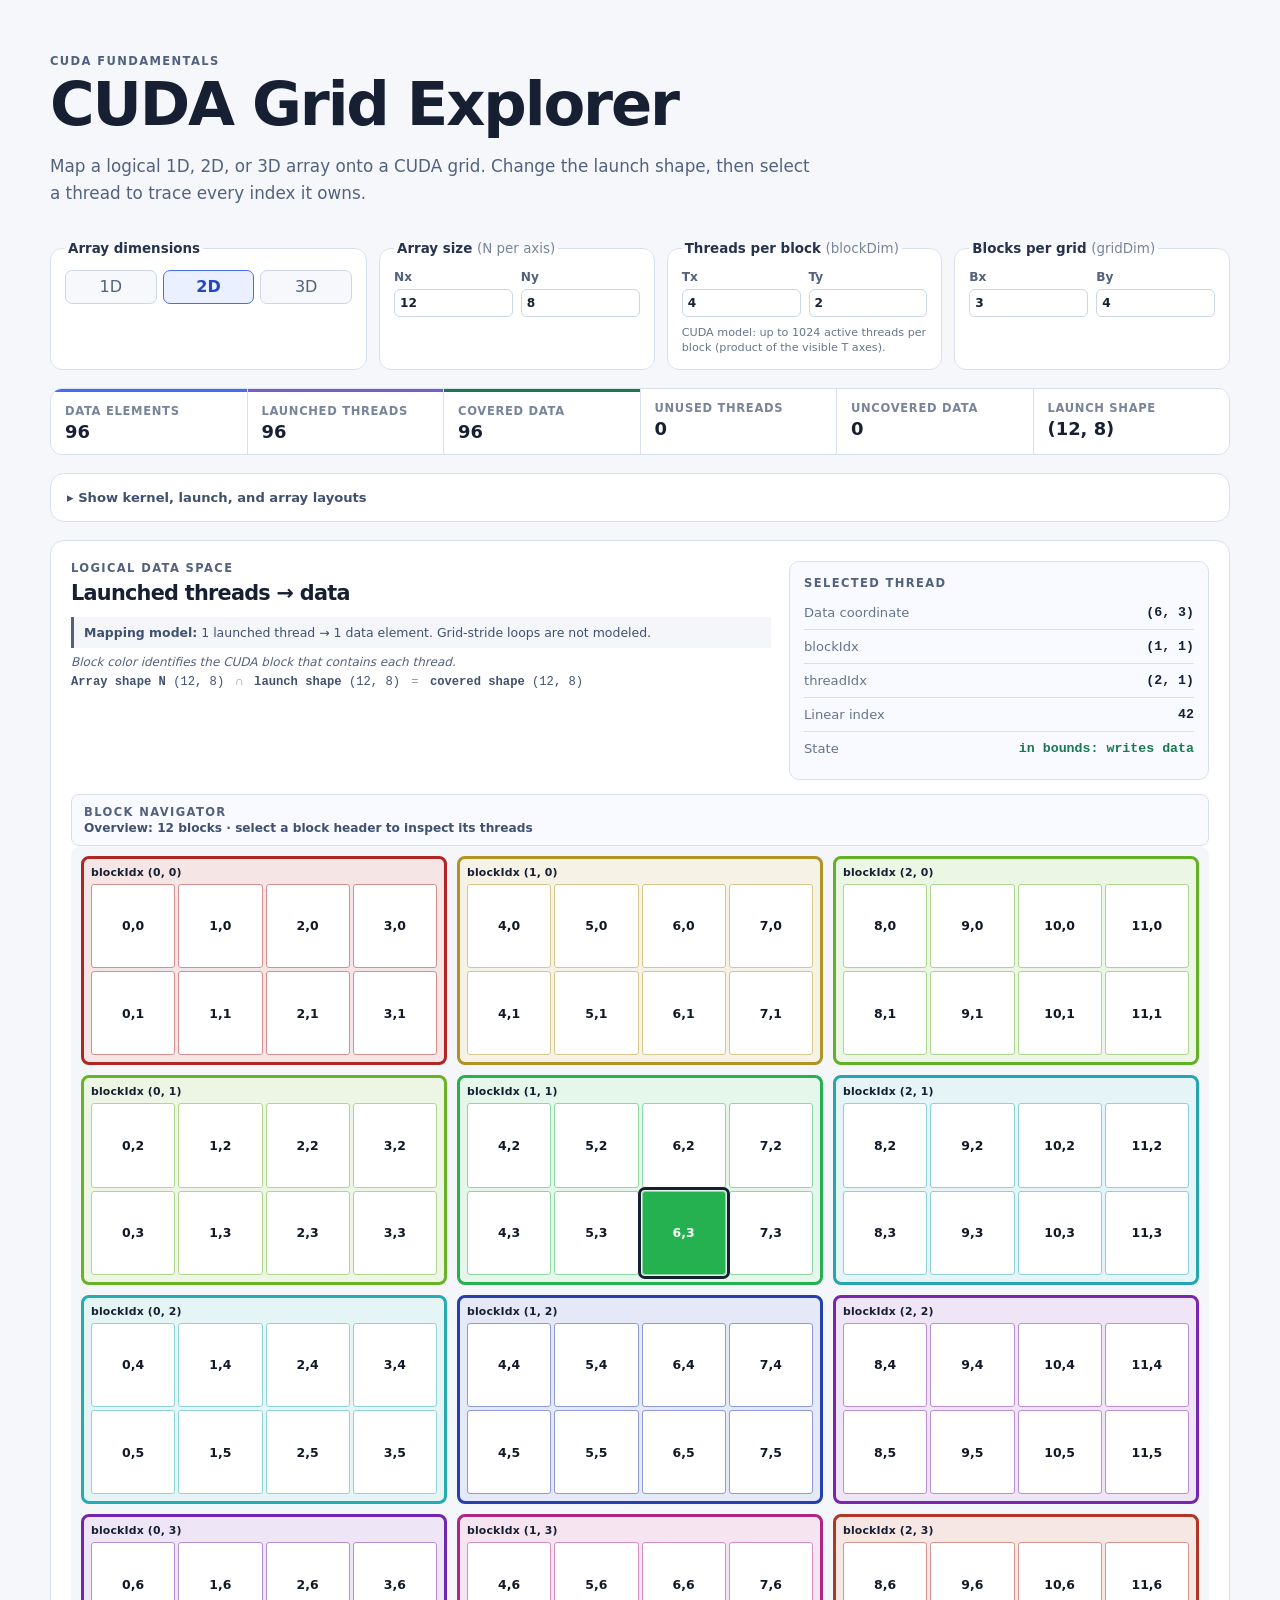
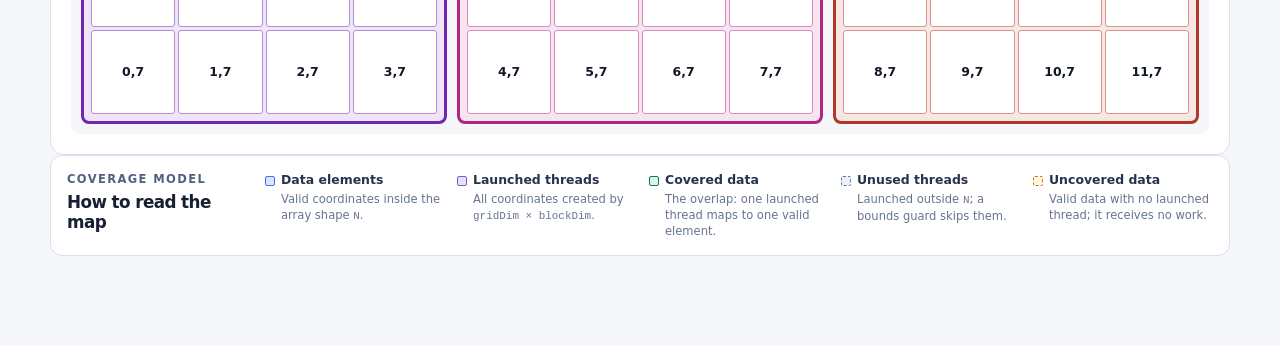
<file: learning-tools/cuda-grid-explorer/index.html>
<!doctype html>
<html lang="en">
  <head>
    <meta charset="utf-8">
    <meta name="viewport" content="width=device-width, initial-scale=1">
    <title>CUDA Grid Explorer</title>
    <link rel="stylesheet" href="styles.css">
  </head>
  <body>
    <main class="page-shell">
      <header>
        <p class="eyebrow">CUDA fundamentals</p>
        <h1>CUDA Grid Explorer</h1>
        <p class="lede">Map a logical 1D, 2D, or 3D array onto a CUDA grid. Change the launch shape, then select a thread to trace every index it owns.</p>
      </header>

      <section class="controls" aria-label="CUDA launch configuration">
        <fieldset>
          <legend>Array dimensions</legend>
          <div class="segmented" id="dimension-picker">
            <button type="button" data-dimensions="1" aria-pressed="false">1D</button>
            <button type="button" data-dimensions="2" aria-pressed="true">2D</button>
            <button type="button" data-dimensions="3" aria-pressed="false">3D</button>
          </div>
        </fieldset>
        <fieldset>
          <legend>Array size <span class="subtle">(N per axis)</span></legend>
          <div class="axis-inputs" id="array-inputs"></div>
        </fieldset>
        <fieldset>
          <legend>Threads per block <span class="subtle">(blockDim)</span></legend>
          <div class="axis-inputs" id="block-inputs"></div>
          <p class="input-note" id="block-limit-note"></p>
        </fieldset>
        <fieldset>
          <legend>Blocks per grid <span class="subtle">(gridDim)</span></legend>
          <div class="axis-inputs" id="grid-inputs"></div>
        </fieldset>
      </section>

      <section class="summary" aria-label="Coverage summary" id="summary"></section>
      <details class="code-panel">
        <summary>Show kernel, launch, and array layouts</summary>
        <pre id="code-example"></pre>
      </details>
      <section class="workspace">
        <section class="visual-panel" aria-labelledby="map-title">
          <div class="visual-top">
            <div class="visual-context">
              <div class="section-heading">
                <div>
                  <p class="eyebrow">Logical data space</p>
                  <h2 id="map-title">Launched threads → data</h2>
                </div>
                <div class="map-zoom" id="map-zoom" aria-label="Compact map zoom" hidden>
                  <button type="button" id="zoom-out" aria-label="Zoom out">−</button>
                  <output id="zoom-level" for="zoom-out zoom-in">100%</output>
                  <button type="button" id="zoom-in" aria-label="Zoom in">+</button>
                </div>
              </div>
              <div id="slice-stack" class="slice-stack" aria-label="3D array slice stack"></div>
              <p class="mapping-rule"><strong>Mapping model:</strong> 1 launched thread → 1 data element. Grid-stride loops are not modeled.</p>
              <p id="dimension-note" class="dimension-note"></p>
              <p id="coverage-statement" class="coverage-statement"></p>
            </div>
            <section class="selected-thread-panel" aria-live="polite">
              <p class="eyebrow">Selected thread</p>
              <div id="selected-details"></div>
            </section>
          </div>
          <section id="unassigned" class="unassigned" aria-live="polite"></section>
          <p id="render-note" class="render-note" aria-live="polite" hidden></p>
          <section id="block-navigator" class="block-navigator" aria-label="Block navigator" hidden>
            <div>
              <p class="eyebrow">Block navigator</p>
              <p id="block-view-label" class="block-view-label"></p>
            </div>
            <button type="button" id="show-all-blocks">Show all blocks</button>
          </section>
          <div id="map" class="map" role="grid" aria-label="Array elements grouped by their CUDA blocks"></div>
        </section>
      </section>
      <section class="coverage-key" aria-labelledby="coverage-key-title">
        <div class="coverage-key-heading">
          <p class="eyebrow">Coverage model</p>
          <h2 id="coverage-key-title">How to read the map</h2>
        </div>
        <div class="coverage-key-items">
          <div><span class="key data"></span><strong>Data elements</strong><p>Valid coordinates inside the array shape <code>N</code>.</p></div>
          <div><span class="key launch"></span><strong>Launched threads</strong><p>All coordinates created by <code>gridDim × blockDim</code>.</p></div>
          <div><span class="key covered"></span><strong>Covered data</strong><p>The overlap: one launched thread maps to one valid element.</p></div>
          <div><span class="key outside"></span><strong>Unused threads</strong><p>Launched outside <code>N</code>; a bounds guard skips them.</p></div>
          <div><span class="key missing"></span><strong>Uncovered data</strong><p>Valid data with no launched thread; it receives no work.</p></div>
        </div>
      </section>
    </main>
    <script src="mapping.js"></script>
    <script src="app.js"></script>
  </body>
</html>
</file>
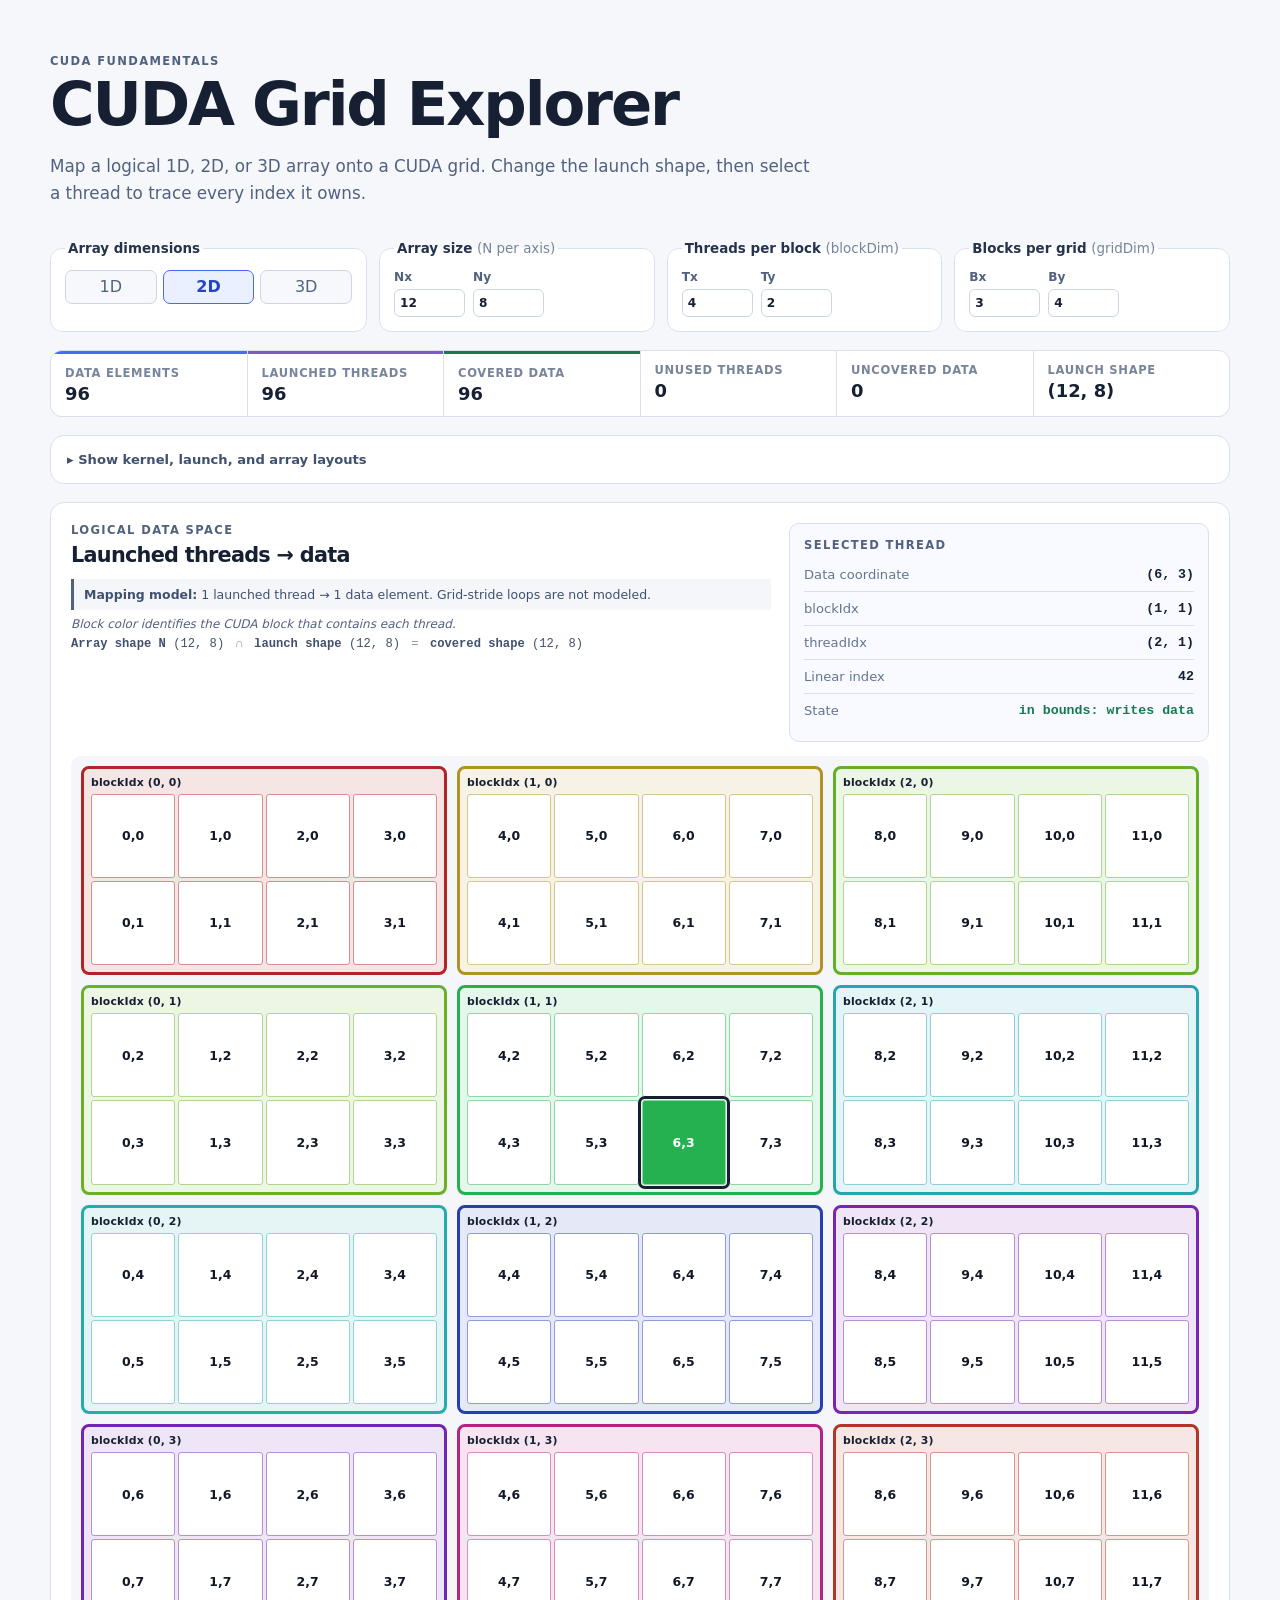
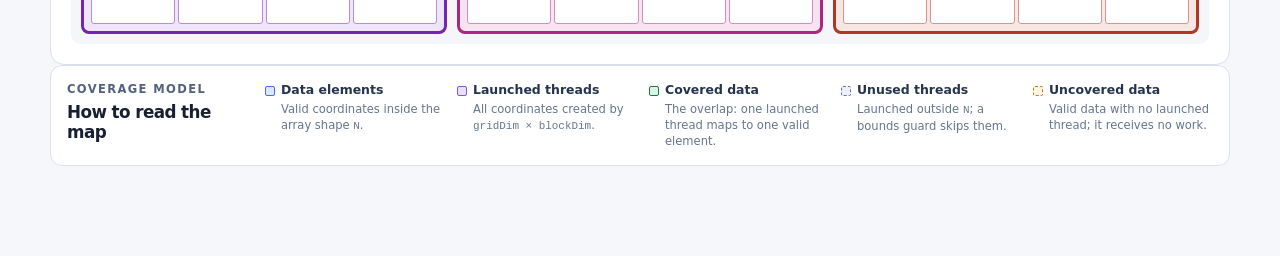
<file: curriculum/gpu-mode-lecture-002/cuda-index-explorer/index.html>
<!doctype html>
<html lang="en">
  <head>
    <meta charset="utf-8">
    <meta name="viewport" content="width=device-width, initial-scale=1">
    <title>CUDA Grid Explorer</title>
    <link rel="stylesheet" href="styles.css">
  </head>
  <body>
    <main class="page-shell">
      <header>
        <p class="eyebrow">CUDA fundamentals</p>
        <h1>CUDA Grid Explorer</h1>
        <p class="lede">Map a logical 1D, 2D, or 3D array onto a CUDA grid. Change the launch shape, then select a thread to trace every index it owns.</p>
      </header>

      <section class="controls" aria-label="CUDA launch configuration">
        <fieldset>
          <legend>Array dimensions</legend>
          <div class="segmented" id="dimension-picker">
            <button type="button" data-dimensions="1" aria-pressed="false">1D</button>
            <button type="button" data-dimensions="2" aria-pressed="true">2D</button>
            <button type="button" data-dimensions="3" aria-pressed="false">3D</button>
          </div>
        </fieldset>
        <fieldset>
          <legend>Array size <span class="subtle">(N per axis)</span></legend>
          <div class="axis-inputs" id="array-inputs"></div>
        </fieldset>
        <fieldset>
          <legend>Threads per block <span class="subtle">(blockDim)</span></legend>
          <div class="axis-inputs" id="block-inputs"></div>
        </fieldset>
        <fieldset>
          <legend>Blocks per grid <span class="subtle">(gridDim)</span></legend>
          <div class="axis-inputs" id="grid-inputs"></div>
        </fieldset>
      </section>

      <section class="summary" aria-label="Coverage summary" id="summary"></section>
      <details class="code-panel">
        <summary>Show kernel, launch, and array layouts</summary>
        <pre id="code-example"></pre>
      </details>
      <section class="workspace">
        <section class="visual-panel" aria-labelledby="map-title">
          <div class="visual-top">
            <div class="visual-context">
              <div class="section-heading">
                <div>
                  <p class="eyebrow">Logical data space</p>
                  <h2 id="map-title">Launched threads → data</h2>
                </div>
              </div>
              <div id="slice-stack" class="slice-stack" aria-label="3D array slice stack"></div>
              <p class="mapping-rule"><strong>Mapping model:</strong> 1 launched thread → 1 data element. Grid-stride loops are not modeled.</p>
              <p id="dimension-note" class="dimension-note"></p>
              <p id="coverage-statement" class="coverage-statement"></p>
            </div>
            <section class="selected-thread-panel" aria-live="polite">
              <p class="eyebrow">Selected thread</p>
              <div id="selected-details"></div>
            </section>
          </div>
          <section id="unassigned" class="unassigned" aria-live="polite"></section>
          <div id="map" class="map" role="grid" aria-label="Array elements grouped by their CUDA blocks"></div>
        </section>
      </section>
      <section class="coverage-key" aria-labelledby="coverage-key-title">
        <div class="coverage-key-heading">
          <p class="eyebrow">Coverage model</p>
          <h2 id="coverage-key-title">How to read the map</h2>
        </div>
        <div class="coverage-key-items">
          <div><span class="key data"></span><strong>Data elements</strong><p>Valid coordinates inside the array shape <code>N</code>.</p></div>
          <div><span class="key launch"></span><strong>Launched threads</strong><p>All coordinates created by <code>gridDim × blockDim</code>.</p></div>
          <div><span class="key covered"></span><strong>Covered data</strong><p>The overlap: one launched thread maps to one valid element.</p></div>
          <div><span class="key outside"></span><strong>Unused threads</strong><p>Launched outside <code>N</code>; a bounds guard skips them.</p></div>
          <div><span class="key missing"></span><strong>Uncovered data</strong><p>Valid data with no launched thread; it receives no work.</p></div>
        </div>
      </section>
    </main>
    <script src="mapping.js"></script>
    <script src="app.js"></script>
  </body>
</html>
</file>
<file: learning-tools/cuda-grid-explorer/styles.css>
:root { color-scheme: light dark; font-family: Inter, ui-sans-serif, system-ui, sans-serif; color: #172033; background: #f5f7fb; }
* { box-sizing: border-box; }
[hidden] { display: none !important; }
body { margin: 0; }
button, input { font: inherit; }
.page-shell { width: min(1180px, calc(100% - 32px)); margin: 0 auto; padding: 54px 0 72px; }
header { max-width: 760px; }
.eyebrow { margin: 0 0 6px; color: #52627e; font-size: .72rem; font-weight: 750; letter-spacing: .12em; text-transform: uppercase; }
h1, h2 { margin: 0; letter-spacing: -.035em; color: #172033; }
h1 { font-size: clamp(2.2rem, 5vw, 3.8rem); line-height: 1; }
h2 { font-size: 1.3rem; }
.lede { margin: 18px 0 34px; color: #52627e; font-size: 1.05rem; line-height: 1.6; }
.controls { display: grid; grid-template-columns: 1.15fr repeat(3, 1fr); gap: 12px; }
fieldset { min-width: 0; margin: 0; padding: 14px; border: 1px solid #d9e0ed; border-radius: 12px; background: #fff; }
legend { padding: 0 3px; color: #26334c; font-size: .84rem; font-weight: 700; }
.subtle { color: #77849a; font-weight: 500; }
.segmented { display: flex; gap: 6px; }
.segmented button { flex: 1; min-height: 34px; border: 1px solid #ccd6e7; border-radius: 7px; background: #f6f8fc; color: #52627e; cursor: pointer; }
.segmented button[aria-pressed="true"] { border-color: #476cf3; background: #eaf0ff; color: #2446c4; font-weight: 750; }
.axis-inputs { display: flex; gap: 8px; }
.axis-inputs label { min-width: 0; color: #52627e; font-size: .76rem; font-weight: 700; }
.axis-inputs input { display: block; width: 100%; min-width: 44px; margin-top: 5px; padding: 6px 5px; border: 1px solid #ccd6e7; border-radius: 6px; color: #172033; background: #fff; }
.input-note { margin: 8px 0 0; color: #66758d; font-size: .7rem; line-height: 1.35; }
.summary { display: grid; grid-template-columns: repeat(6, 1fr); gap: 1px; margin: 18px 0; overflow: hidden; border: 1px solid #d9e0ed; border-radius: 12px; background: #d9e0ed; }
.summary div { padding: 12px 14px; background: #fff; }
.summary span { display: block; color: #77849a; font-size: .72rem; font-weight: 700; text-transform: uppercase; letter-spacing: .06em; }
.summary strong { display: block; margin-top: 3px; font-size: 1.12rem; color: #172033; }
.summary .warning { background: #fff6e6; }.summary .warning span, .summary .warning strong { color: #a45300; }
.summary .data-total { border-top: 3px solid #476cf3; }.summary .launch-total { border-top: 3px solid #7c5cc4; }.summary .covered-total { border-top: 3px solid #18794e; }
.coverage-key { display: grid; grid-template-columns: 180px 1fr; gap: 18px; margin: 0 0 18px; padding: 16px; border: 1px solid #d9e0ed; border-radius: 12px; background: #fff; }.coverage-key h2 { font-size: 1.05rem; }.coverage-key-items { display: grid; grid-template-columns: repeat(5, minmax(0, 1fr)); gap: 12px; }.coverage-key-items > div { position: relative; padding-left: 16px; }.coverage-key-items .key { position: absolute; top: 4px; left: 0; margin: 0; }.coverage-key-items strong { display: block; color: #26334c; font-size: .78rem; }.coverage-key-items p { margin: 4px 0 0; color: #66758d; font-size: .72rem; line-height: 1.4; }.coverage-key-items code { font-size: .95em; }
.workspace { display: block; }
.visual-panel { border: 1px solid #d9e0ed; border-radius: 14px; background: #fff; padding: 20px; }
.visual-top { display: grid; grid-template-columns: minmax(0, 1.25fr) minmax(290px, .75fr); gap: 18px; align-items: stretch; margin-bottom: 14px; }.visual-context { min-width: 0; }
.section-heading { display: flex; align-items: start; justify-content: space-between; gap: 10px; margin-bottom: 16px; }
.map-zoom { display: inline-flex; align-items: center; gap: 4px; padding: 3px; border: 1px solid #ccd6e7; border-radius: 7px; background: #f6f8fc; }.map-zoom button { width: 28px; height: 28px; padding: 0; border: 1px solid #ccd6e7; border-radius: 5px; color: #2446c4; background: #fff; cursor: pointer; font-size: 1.1rem; font-weight: 800; line-height: 1; }.map-zoom button:disabled { color: #a8b2c3; cursor: not-allowed; }.map-zoom output { min-width: 39px; color: #40516f; font-family: ui-monospace, SFMono-Regular, Menlo, monospace; font-size: .72rem; font-weight: 750; text-align: center; }
.slice-stack { margin: -5px 0 14px; padding: 10px 12px; border-left: 3px solid #476cf3; background: #f5f8ff; }
.stack-label { margin: 0 0 8px; color: #40516f; font-size: .78rem; font-weight: 700; }
.stack-groups { display: flex; align-items: stretch; flex-wrap: wrap; gap: 8px; }.slice-group { padding: 6px; border: 1px solid #aabadd; border-radius: 6px; background: color-mix(in srgb, #dce7ff, #fff 58%); }.slice-group-label { margin: 0 0 5px; color: #385175; font-size: .68rem; font-weight: 850; }.stack-layers { display: flex; align-items: center; flex-wrap: wrap; gap: 5px; }
.slice-layer { display: grid; gap: 1px; padding: 4px 7px; border: 1px solid #b9c7e6; border-radius: 5px; color: #253958; background: #fff; cursor: pointer; font-size: .73rem; font-weight: 800; text-align: left; }.slice-layer small, .slice-layer em { color: #62718a; font-size: .6rem; font-style: normal; font-weight: 650; }
.slice-layer.current { border-color: #263e99; background: #3457d5; color: #fff; box-shadow: 0 0 0 2px #b9c9ff; }
.slice-layer.outside { border-style: dashed; color: #7c8798; background: #edf0f5; }
.slice-layer.current.outside { border-color: #a65c00; background: #b86600; color: #fff; box-shadow: 0 0 0 2px #ffd29f; }
.stack-ellipsis { color: #62718a; font-weight: 800; }
.mapping-rule { margin: -4px 0 12px; padding: 8px 10px; border-left: 3px solid #52627e; color: #40516f; background: #f4f6fa; font-size: .78rem; }
.dimension-note { margin: -5px 0 10px; color: #52627e; font-size: .75rem; font-style: italic; }
.coverage-statement { margin: -4px 0 12px; color: #40516f; font-family: ui-monospace, SFMono-Regular, Menlo, monospace; font-size: .76rem; }.coverage-statement span { color: #8a98af; padding: 0 4px; }
.map { --block-columns: 1; display: grid; grid-template-columns: repeat(var(--block-columns), minmax(110px, 1fr)); gap: 10px; padding: 10px; overflow: auto; border-radius: 10px; background: #f4f6fa; }
.render-note { margin: 12px 0 0; padding: 9px 11px; border-left: 3px solid #7c5cc4; color: #4c3b73; background: #f5f0ff; font-size: .76rem; line-height: 1.4; }
.block-navigator { display: flex; align-items: center; justify-content: space-between; gap: 12px; margin: 12px 0 0; padding: 10px 12px; border: 1px solid #d9e0ed; border-radius: 8px; background: #f8faff; }.block-navigator .eyebrow { margin-bottom: 2px; }.block-view-label { margin: 0; color: #40516f; font-size: .76rem; font-weight: 700; }.block-navigator button { padding: 7px 10px; border: 1px solid #476cf3; border-radius: 6px; color: #2446c4; background: #fff; cursor: pointer; font-size: .75rem; font-weight: 800; white-space: nowrap; }
.map.one-dimensional { grid-template-columns: repeat(var(--block-columns), minmax(150px, 1fr)); }
.map.one-dimensional .block-region { grid-template-rows: auto minmax(54px, 72px); }.map.one-dimensional .cell { aspect-ratio: auto; min-height: 54px; }
.empty-launch { grid-column: 1 / -1; margin: 0; padding: 18px; color: #a45300; font-weight: 750; text-align: center; }
.block-region { --thread-columns: 1; display: grid; grid-template-columns: repeat(var(--thread-columns), minmax(26px, 1fr)); gap: 3px; padding: 7px; border: 3px solid var(--block-color); border-radius: 8px; background: color-mix(in srgb, var(--block-color), #fff 88%); }
.block-label { grid-column: 1 / -1; margin: 0 0 2px; padding: 0; border: 0; color: #172033; background: transparent; cursor: pointer; font-size: .68rem; font-weight: 850; letter-spacing: .015em; text-align: left; }.block-label:hover:not(:disabled) { color: #2446c4; text-decoration: underline; }.block-label:disabled { cursor: default; }
.cell { aspect-ratio: 1; min-width: 27px; padding: 0; border: 1px solid color-mix(in srgb, var(--block-color), #fff 48%); border-radius: 3px; color: #111827; background: #fff; cursor: pointer; font-size: clamp(.56rem, 1.5vw, .78rem); font-weight: 750; }
.map.compact .block-region { gap: 2px; padding: 6px; }.map.compact .cell { min-width: 0; font-size: .62rem; }.map.compact .block-label { font-size: .62rem; }
.map.one-dimensional.compact .block-region { grid-template-rows: auto; }.map.one-dimensional.compact .cell { aspect-ratio: 1; min-height: 0; }
.map.compact:not(.focused) { grid-template-columns: repeat(var(--block-columns), minmax(0, 1fr)); overflow: hidden; }.map.compact:not(.focused) .block-region { grid-template-columns: repeat(var(--thread-columns), minmax(0, 1fr)); min-width: 0; }.map.compact:not(.focused) .cell { width: auto; min-width: 0; overflow: hidden; font-size: clamp(.42rem, .58vw, .62rem); text-overflow: clip; }
.map.zoomable { grid-template-columns: repeat(var(--block-columns), max-content); justify-content: start; }.map.zoomable .block-region { grid-template-columns: repeat(var(--thread-columns), var(--zoom-cell-size)); }.map.zoomable .cell { width: var(--zoom-cell-size); min-width: 0; font-size: clamp(.46rem, calc(var(--zoom-cell-size) * .42), .68rem); }
.map.focused { width: fit-content; max-width: 100%; min-height: 0; }
.cell:hover { filter: brightness(.95); transform: scale(1.04); }
.cell.outside { border-style: dashed; color: #98a2b3; background: repeating-linear-gradient(135deg, #f3f4f7, #f3f4f7 4px, #e8ebf0 4px, #e8ebf0 7px); }
.cell.selected { outline: 3px solid #172033; outline-offset: 1px; background: var(--block-color); color: white; font-weight: 800; z-index: 1; }
.unassigned { margin-top: 12px; padding: 12px; border: 1px dashed #c47b15; border-radius: 8px; background: #fff8eb; }
.unassigned-title { margin: 0; color: #804000; font-size: .84rem; font-weight: 850; }.unassigned-detail { margin: 3px 0 10px; color: #8c642d; font-size: .76rem; }
.unassigned-cells { display: grid; grid-template-columns: repeat(var(--unassigned-columns), minmax(38px, 1fr)); gap: 3px; }.unassigned-cells span { min-height: 28px; padding: 6px 3px; overflow: hidden; border: 1px dashed #c9984e; border-radius: 3px; color: #754706; background: repeating-linear-gradient(135deg, #fff9eb, #fff9eb 4px, #fff2d5 4px, #fff2d5 7px); font-family: ui-monospace, SFMono-Regular, Menlo, monospace; font-size: .68rem; font-weight: 750; text-align: center; white-space: nowrap; text-overflow: ellipsis; }.unassigned-cells .more-missing { grid-column: 1 / -1; color: #8c642d; background: transparent; border: 0; text-align: left; }
.map-key { margin: 13px 0 0; color: #52627e; font-size: .77rem; }
.key { display: inline-block; width: 10px; height: 10px; margin: 0 4px 0 10px; border-radius: 2px; border: 1px solid #5874be; background: #dce7ff; }.key.data { border-color: #476cf3; background: #dce7ff; }.key.launch { border-color: #7c5cc4; background: #e8dfff; }.key.covered { border-color: #18794e; background: #d9f5e5; }.key.outside { border-style: dashed; background: #eef0f4; }.key.missing { border-color: #c47b15; border-style: dashed; background: repeating-linear-gradient(135deg, #fff9eb, #fff9eb 4px, #fff2d5 4px, #fff2d5 7px); }
dl { margin: 0; } dl div { display: grid; grid-template-columns: 1fr auto; gap: 12px; padding: 9px 0; border-bottom: 1px solid #e8edf5; } dt { color: #66758d; font-size: .82rem; } dd { margin: 0; color: #172033; font-family: ui-monospace, SFMono-Regular, Menlo, monospace; font-size: .83rem; font-weight: 700; }.in-bounds { color: #18794e; }.out-of-bounds { color: #b54708; }
.selected-thread-panel { padding: 14px; border: 1px solid #d9e0ed; border-radius: 10px; background: #f8faff; }.selected-thread-panel dl { margin: 0; }.selected-thread-panel dl div { display: grid; grid-template-columns: 1fr auto; gap: 12px; padding: 9px 0; border-bottom: 1px solid #d9e0ed; }.selected-thread-panel dl div:last-child { border-bottom: 0; }.selected-thread-panel dt { color: #66758d; font-size: .82rem; }.selected-thread-panel dd { margin: 0; color: #172033; font-family: ui-monospace, SFMono-Regular, Menlo, monospace; font-size: .83rem; font-weight: 700; }.in-bounds { color: #18794e !important; }.out-of-bounds { color: #b54708 !important; }
.code-panel { margin: 18px 0; padding: 16px; border: 1px solid #d9e0ed; border-radius: 14px; background: #fff; }.code-panel summary { color: #40516f; cursor: pointer; font-size: .82rem; font-weight: 850; list-style: none; }.code-panel summary::-webkit-details-marker { display: none; }.code-panel summary::before { content: '▸ '; }.code-panel[open] summary::before { content: '▾ '; }.code-panel[open] summary { margin-bottom: 12px; }.code-panel pre { margin: 0; padding: 16px; overflow: visible; border-radius: 8px; background: #172033; color: #eaf0ff; font-size: .78rem; line-height: 1.6; white-space: pre-wrap; overflow-wrap: anywhere; }
@media (max-width: 900px) { .controls { grid-template-columns: repeat(2, 1fr); }.summary { grid-template-columns: repeat(3, 1fr); }.coverage-key { grid-template-columns: 1fr; }.coverage-key-items { grid-template-columns: repeat(3, 1fr); }.visual-top { grid-template-columns: 1fr; } }
@media (max-width: 560px) { .page-shell { width: min(100% - 20px, 1180px); padding-top: 28px; }.controls, .summary, .coverage-key-items { grid-template-columns: 1fr; }.visual-panel { padding: 14px; }.block-navigator { align-items: start; flex-direction: column; }.map, .map.one-dimensional { grid-template-columns: repeat(var(--block-columns), minmax(110px, 1fr)); }.map.zoomable { grid-template-columns: repeat(var(--block-columns), max-content); } }
@media (prefers-color-scheme: dark) { :root { color: #e4e8f1; background: #101522; } h1, h2, .summary strong, dd { color: #f2f5fb; }.lede, .eyebrow, .map-key, dt { color: #aeb9cf; } fieldset, .summary div, .visual-panel, .coverage-key, .code-panel, .selected-thread-panel, .block-navigator { border-color: #2d3a54; background: #192132; } legend { color: #dce5f7; }.segmented button, .axis-inputs input { border-color: #3a4964; color: #eaf0ff; background: #222d42; }.segmented button[aria-pressed="true"] { border-color: #6d8cff; background: #24366e; color: #dce6ff; }.summary { border-color: #2d3a54; background: #2d3a54; }.summary .warning { background: #442b10; }.summary .warning span, .summary .warning strong { color: #ffcf86; }.coverage-key-items strong { color: #e8efff; }.coverage-key-items p { color: #aeb9cf; }.map { background: #111827; }.map-zoom { border-color: #3a4964; background: #202a3c; }.map-zoom button, .block-navigator button { border-color: #526789; color: #c8d6f0; background: #26364f; }.map-zoom output, .block-view-label { color: #dce6ff; }.slice-stack { background: #18233a; }.stack-label { color: #bdc9df; }.slice-group { border-color: #526789; background: #202e48; }.slice-group-label { color: #c8d6f0; }.slice-layer { border-color: #526789; color: #eaf0ff; background: #26364f; }.slice-layer small, .slice-layer em { color: #aeb9cf; }.slice-layer.outside { color: #aeb9cf; background: #252d3b; }.mapping-rule { color: #bdc9df; background: #202a3c; }.dimension-note, .coverage-statement { color: #bdc9df; }.block-region { background: color-mix(in srgb, var(--block-color), #111827 74%); }.block-label { color: #f4f7ff; }.cell { color: #172033; background: #f8fbff; }.cell.outside { color: #77849a; background: repeating-linear-gradient(135deg, #252d3b, #252d3b 4px, #1d2430 4px, #1d2430 7px); }.selected-thread-panel dl div { border-color: #2d3a54; }.selected-thread-panel dd { color: #f2f5fb; }.unassigned { border-color: #d49333; background: #352815; }.unassigned-title { color: #ffd293; }.unassigned-detail { color: #e3bd84; }.unassigned-cells span { border-color: #a87938; color: #ffd293; background: repeating-linear-gradient(135deg, #3a2c17, #3a2c17 4px, #2e2314 4px, #2e2314 7px); }.code-panel summary { color: #bdc9df; }.code-panel pre { background: #0b1020; } }
</file>
<file: curriculum/gpu-mode-lecture-002/cuda-index-explorer/styles.css>
:root { color-scheme: light dark; font-family: Inter, ui-sans-serif, system-ui, sans-serif; color: #172033; background: #f5f7fb; }
* { box-sizing: border-box; }
[hidden] { display: none !important; }
body { margin: 0; }
button, input { font: inherit; }
.page-shell { width: min(1180px, calc(100% - 32px)); margin: 0 auto; padding: 54px 0 72px; }
header { max-width: 760px; }
.eyebrow { margin: 0 0 6px; color: #52627e; font-size: .72rem; font-weight: 750; letter-spacing: .12em; text-transform: uppercase; }
h1, h2 { margin: 0; letter-spacing: -.035em; color: #172033; }
h1 { font-size: clamp(2.2rem, 5vw, 3.8rem); line-height: 1; }
h2 { font-size: 1.3rem; }
.lede { margin: 18px 0 34px; color: #52627e; font-size: 1.05rem; line-height: 1.6; }
.controls { display: grid; grid-template-columns: 1.15fr repeat(3, 1fr); gap: 12px; }
fieldset { min-width: 0; margin: 0; padding: 14px; border: 1px solid #d9e0ed; border-radius: 12px; background: #fff; }
legend { padding: 0 3px; color: #26334c; font-size: .84rem; font-weight: 700; }
.subtle { color: #77849a; font-weight: 500; }
.segmented { display: flex; gap: 6px; }
.segmented button { flex: 1; min-height: 34px; border: 1px solid #ccd6e7; border-radius: 7px; background: #f6f8fc; color: #52627e; cursor: pointer; }
.segmented button[aria-pressed="true"] { border-color: #476cf3; background: #eaf0ff; color: #2446c4; font-weight: 750; }
.axis-inputs { display: flex; gap: 8px; }
.axis-inputs label { min-width: 0; color: #52627e; font-size: .76rem; font-weight: 700; }
.axis-inputs input { display: block; width: 100%; min-width: 44px; margin-top: 5px; padding: 6px 5px; border: 1px solid #ccd6e7; border-radius: 6px; color: #172033; background: #fff; }
.summary { display: grid; grid-template-columns: repeat(6, 1fr); gap: 1px; margin: 18px 0; overflow: hidden; border: 1px solid #d9e0ed; border-radius: 12px; background: #d9e0ed; }
.summary div { padding: 12px 14px; background: #fff; }
.summary span { display: block; color: #77849a; font-size: .72rem; font-weight: 700; text-transform: uppercase; letter-spacing: .06em; }
.summary strong { display: block; margin-top: 3px; font-size: 1.12rem; color: #172033; }
.summary .warning { background: #fff6e6; }.summary .warning span, .summary .warning strong { color: #a45300; }
.summary .data-total { border-top: 3px solid #476cf3; }.summary .launch-total { border-top: 3px solid #7c5cc4; }.summary .covered-total { border-top: 3px solid #18794e; }
.coverage-key { display: grid; grid-template-columns: 180px 1fr; gap: 18px; margin: 0 0 18px; padding: 16px; border: 1px solid #d9e0ed; border-radius: 12px; background: #fff; }.coverage-key h2 { font-size: 1.05rem; }.coverage-key-items { display: grid; grid-template-columns: repeat(5, minmax(0, 1fr)); gap: 12px; }.coverage-key-items > div { position: relative; padding-left: 16px; }.coverage-key-items .key { position: absolute; top: 4px; left: 0; margin: 0; }.coverage-key-items strong { display: block; color: #26334c; font-size: .78rem; }.coverage-key-items p { margin: 4px 0 0; color: #66758d; font-size: .72rem; line-height: 1.4; }.coverage-key-items code { font-size: .95em; }
.workspace { display: block; }
.visual-panel { border: 1px solid #d9e0ed; border-radius: 14px; background: #fff; padding: 20px; }
.visual-top { display: grid; grid-template-columns: minmax(0, 1.25fr) minmax(290px, .75fr); gap: 18px; align-items: stretch; margin-bottom: 14px; }.visual-context { min-width: 0; }
.section-heading { display: flex; align-items: start; justify-content: space-between; gap: 10px; margin-bottom: 16px; }
.slice-stack { margin: -5px 0 14px; padding: 10px 12px; border-left: 3px solid #476cf3; background: #f5f8ff; }
.stack-label { margin: 0 0 8px; color: #40516f; font-size: .78rem; font-weight: 700; }
.stack-groups { display: flex; align-items: stretch; flex-wrap: wrap; gap: 8px; }.slice-group { padding: 6px; border: 1px solid #aabadd; border-radius: 6px; background: color-mix(in srgb, #dce7ff, #fff 58%); }.slice-group-label { margin: 0 0 5px; color: #385175; font-size: .68rem; font-weight: 850; }.stack-layers { display: flex; align-items: center; flex-wrap: wrap; gap: 5px; }
.slice-layer { display: grid; gap: 1px; padding: 4px 7px; border: 1px solid #b9c7e6; border-radius: 5px; color: #253958; background: #fff; cursor: pointer; font-size: .73rem; font-weight: 800; text-align: left; }.slice-layer small, .slice-layer em { color: #62718a; font-size: .6rem; font-style: normal; font-weight: 650; }
.slice-layer.current { border-color: #263e99; background: #3457d5; color: #fff; box-shadow: 0 0 0 2px #b9c9ff; }
.slice-layer.outside { border-style: dashed; color: #7c8798; background: #edf0f5; }
.slice-layer.current.outside { border-color: #a65c00; background: #b86600; color: #fff; box-shadow: 0 0 0 2px #ffd29f; }
.stack-ellipsis { color: #62718a; font-weight: 800; }
.mapping-rule { margin: -4px 0 12px; padding: 8px 10px; border-left: 3px solid #52627e; color: #40516f; background: #f4f6fa; font-size: .78rem; }
.dimension-note { margin: -5px 0 10px; color: #52627e; font-size: .75rem; font-style: italic; }
.coverage-statement { margin: -4px 0 12px; color: #40516f; font-family: ui-monospace, SFMono-Regular, Menlo, monospace; font-size: .76rem; }.coverage-statement span { color: #8a98af; padding: 0 4px; }
.map { --block-columns: 1; display: grid; grid-template-columns: repeat(var(--block-columns), minmax(110px, 1fr)); gap: 10px; padding: 10px; overflow: auto; border-radius: 10px; background: #f4f6fa; }
.map.one-dimensional { grid-template-columns: repeat(var(--block-columns), minmax(150px, 1fr)); }
.map.one-dimensional .block-region { grid-template-rows: auto minmax(54px, 72px); }.map.one-dimensional .cell { aspect-ratio: auto; min-height: 54px; }
.empty-launch { grid-column: 1 / -1; margin: 0; padding: 18px; color: #a45300; font-weight: 750; text-align: center; }
.block-region { --thread-columns: 1; display: grid; grid-template-columns: repeat(var(--thread-columns), minmax(26px, 1fr)); gap: 3px; padding: 7px; border: 3px solid var(--block-color); border-radius: 8px; background: color-mix(in srgb, var(--block-color), #fff 88%); }
.block-label { grid-column: 1 / -1; margin: 0 0 2px; color: #172033; font-size: .68rem; font-weight: 850; letter-spacing: .015em; }
.cell { aspect-ratio: 1; min-width: 27px; padding: 0; border: 1px solid color-mix(in srgb, var(--block-color), #fff 48%); border-radius: 3px; color: #111827; background: #fff; cursor: pointer; font-size: clamp(.56rem, 1.5vw, .78rem); font-weight: 750; }
.cell:hover { filter: brightness(.95); transform: scale(1.04); }
.cell.outside { border-style: dashed; color: #98a2b3; background: repeating-linear-gradient(135deg, #f3f4f7, #f3f4f7 4px, #e8ebf0 4px, #e8ebf0 7px); }
.cell.selected { outline: 3px solid #172033; outline-offset: 1px; background: var(--block-color); color: white; font-weight: 800; z-index: 1; }
.unassigned { margin-top: 12px; padding: 12px; border: 1px dashed #c47b15; border-radius: 8px; background: #fff8eb; }
.unassigned-title { margin: 0; color: #804000; font-size: .84rem; font-weight: 850; }.unassigned-detail { margin: 3px 0 10px; color: #8c642d; font-size: .76rem; }
.unassigned-cells { display: grid; grid-template-columns: repeat(var(--unassigned-columns), minmax(38px, 1fr)); gap: 3px; }.unassigned-cells span { min-height: 28px; padding: 6px 3px; overflow: hidden; border: 1px dashed #c9984e; border-radius: 3px; color: #754706; background: repeating-linear-gradient(135deg, #fff9eb, #fff9eb 4px, #fff2d5 4px, #fff2d5 7px); font-family: ui-monospace, SFMono-Regular, Menlo, monospace; font-size: .68rem; font-weight: 750; text-align: center; white-space: nowrap; text-overflow: ellipsis; }.unassigned-cells .more-missing { grid-column: 1 / -1; color: #8c642d; background: transparent; border: 0; text-align: left; }
.map-key { margin: 13px 0 0; color: #52627e; font-size: .77rem; }
.key { display: inline-block; width: 10px; height: 10px; margin: 0 4px 0 10px; border-radius: 2px; border: 1px solid #5874be; background: #dce7ff; }.key.data { border-color: #476cf3; background: #dce7ff; }.key.launch { border-color: #7c5cc4; background: #e8dfff; }.key.covered { border-color: #18794e; background: #d9f5e5; }.key.outside { border-style: dashed; background: #eef0f4; }.key.missing { border-color: #c47b15; border-style: dashed; background: repeating-linear-gradient(135deg, #fff9eb, #fff9eb 4px, #fff2d5 4px, #fff2d5 7px); }
dl { margin: 0; } dl div { display: grid; grid-template-columns: 1fr auto; gap: 12px; padding: 9px 0; border-bottom: 1px solid #e8edf5; } dt { color: #66758d; font-size: .82rem; } dd { margin: 0; color: #172033; font-family: ui-monospace, SFMono-Regular, Menlo, monospace; font-size: .83rem; font-weight: 700; }.in-bounds { color: #18794e; }.out-of-bounds { color: #b54708; }
.selected-thread-panel { padding: 14px; border: 1px solid #d9e0ed; border-radius: 10px; background: #f8faff; }.selected-thread-panel dl { margin: 0; }.selected-thread-panel dl div { display: grid; grid-template-columns: 1fr auto; gap: 12px; padding: 9px 0; border-bottom: 1px solid #d9e0ed; }.selected-thread-panel dl div:last-child { border-bottom: 0; }.selected-thread-panel dt { color: #66758d; font-size: .82rem; }.selected-thread-panel dd { margin: 0; color: #172033; font-family: ui-monospace, SFMono-Regular, Menlo, monospace; font-size: .83rem; font-weight: 700; }.in-bounds { color: #18794e !important; }.out-of-bounds { color: #b54708 !important; }
.code-panel { margin: 18px 0; padding: 16px; border: 1px solid #d9e0ed; border-radius: 14px; background: #fff; }.code-panel summary { color: #40516f; cursor: pointer; font-size: .82rem; font-weight: 850; list-style: none; }.code-panel summary::-webkit-details-marker { display: none; }.code-panel summary::before { content: '▸ '; }.code-panel[open] summary::before { content: '▾ '; }.code-panel[open] summary { margin-bottom: 12px; }.code-panel pre { margin: 0; padding: 16px; overflow: visible; border-radius: 8px; background: #172033; color: #eaf0ff; font-size: .78rem; line-height: 1.6; white-space: pre-wrap; overflow-wrap: anywhere; }
@media (max-width: 900px) { .controls { grid-template-columns: repeat(2, 1fr); }.summary { grid-template-columns: repeat(3, 1fr); }.coverage-key { grid-template-columns: 1fr; }.coverage-key-items { grid-template-columns: repeat(3, 1fr); }.visual-top { grid-template-columns: 1fr; } }
@media (max-width: 560px) { .page-shell { width: min(100% - 20px, 1180px); padding-top: 28px; }.controls, .summary, .coverage-key-items { grid-template-columns: 1fr; }.visual-panel { padding: 14px; }.map, .map.one-dimensional { grid-template-columns: repeat(var(--block-columns), minmax(110px, 1fr)); } }
@media (prefers-color-scheme: dark) { :root { color: #e4e8f1; background: #101522; } h1, h2, .summary strong, dd { color: #f2f5fb; }.lede, .eyebrow, .map-key, dt { color: #aeb9cf; } fieldset, .summary div, .visual-panel, .coverage-key, .code-panel, .selected-thread-panel { border-color: #2d3a54; background: #192132; } legend { color: #dce5f7; }.segmented button, .axis-inputs input { border-color: #3a4964; color: #eaf0ff; background: #222d42; }.segmented button[aria-pressed="true"] { border-color: #6d8cff; background: #24366e; color: #dce6ff; }.summary { border-color: #2d3a54; background: #2d3a54; }.summary .warning { background: #442b10; }.summary .warning span, .summary .warning strong { color: #ffcf86; }.coverage-key-items strong { color: #e8efff; }.coverage-key-items p { color: #aeb9cf; }.map { background: #111827; }.slice-stack { background: #18233a; }.stack-label { color: #bdc9df; }.slice-group { border-color: #526789; background: #202e48; }.slice-group-label { color: #c8d6f0; }.slice-layer { border-color: #526789; color: #eaf0ff; background: #26364f; }.slice-layer small, .slice-layer em { color: #aeb9cf; }.slice-layer.outside { color: #aeb9cf; background: #252d3b; }.mapping-rule { color: #bdc9df; background: #202a3c; }.dimension-note, .coverage-statement { color: #bdc9df; }.block-region { background: color-mix(in srgb, var(--block-color), #111827 74%); }.block-label { color: #f4f7ff; }.cell { color: #172033; background: #f8fbff; }.cell.outside { color: #77849a; background: repeating-linear-gradient(135deg, #252d3b, #252d3b 4px, #1d2430 4px, #1d2430 7px); }.selected-thread-panel dl div { border-color: #2d3a54; }.selected-thread-panel dd { color: #f2f5fb; }.unassigned { border-color: #d49333; background: #352815; }.unassigned-title { color: #ffd293; }.unassigned-detail { color: #e3bd84; }.unassigned-cells span { border-color: #a87938; color: #ffd99f; background: repeating-linear-gradient(135deg, #3a2c17, #3a2c17 4px, #2e2314 4px, #2e2314 7px); }.code-panel summary { color: #bdc9df; }.code-panel pre { background: #0b1020; } }
</file>
